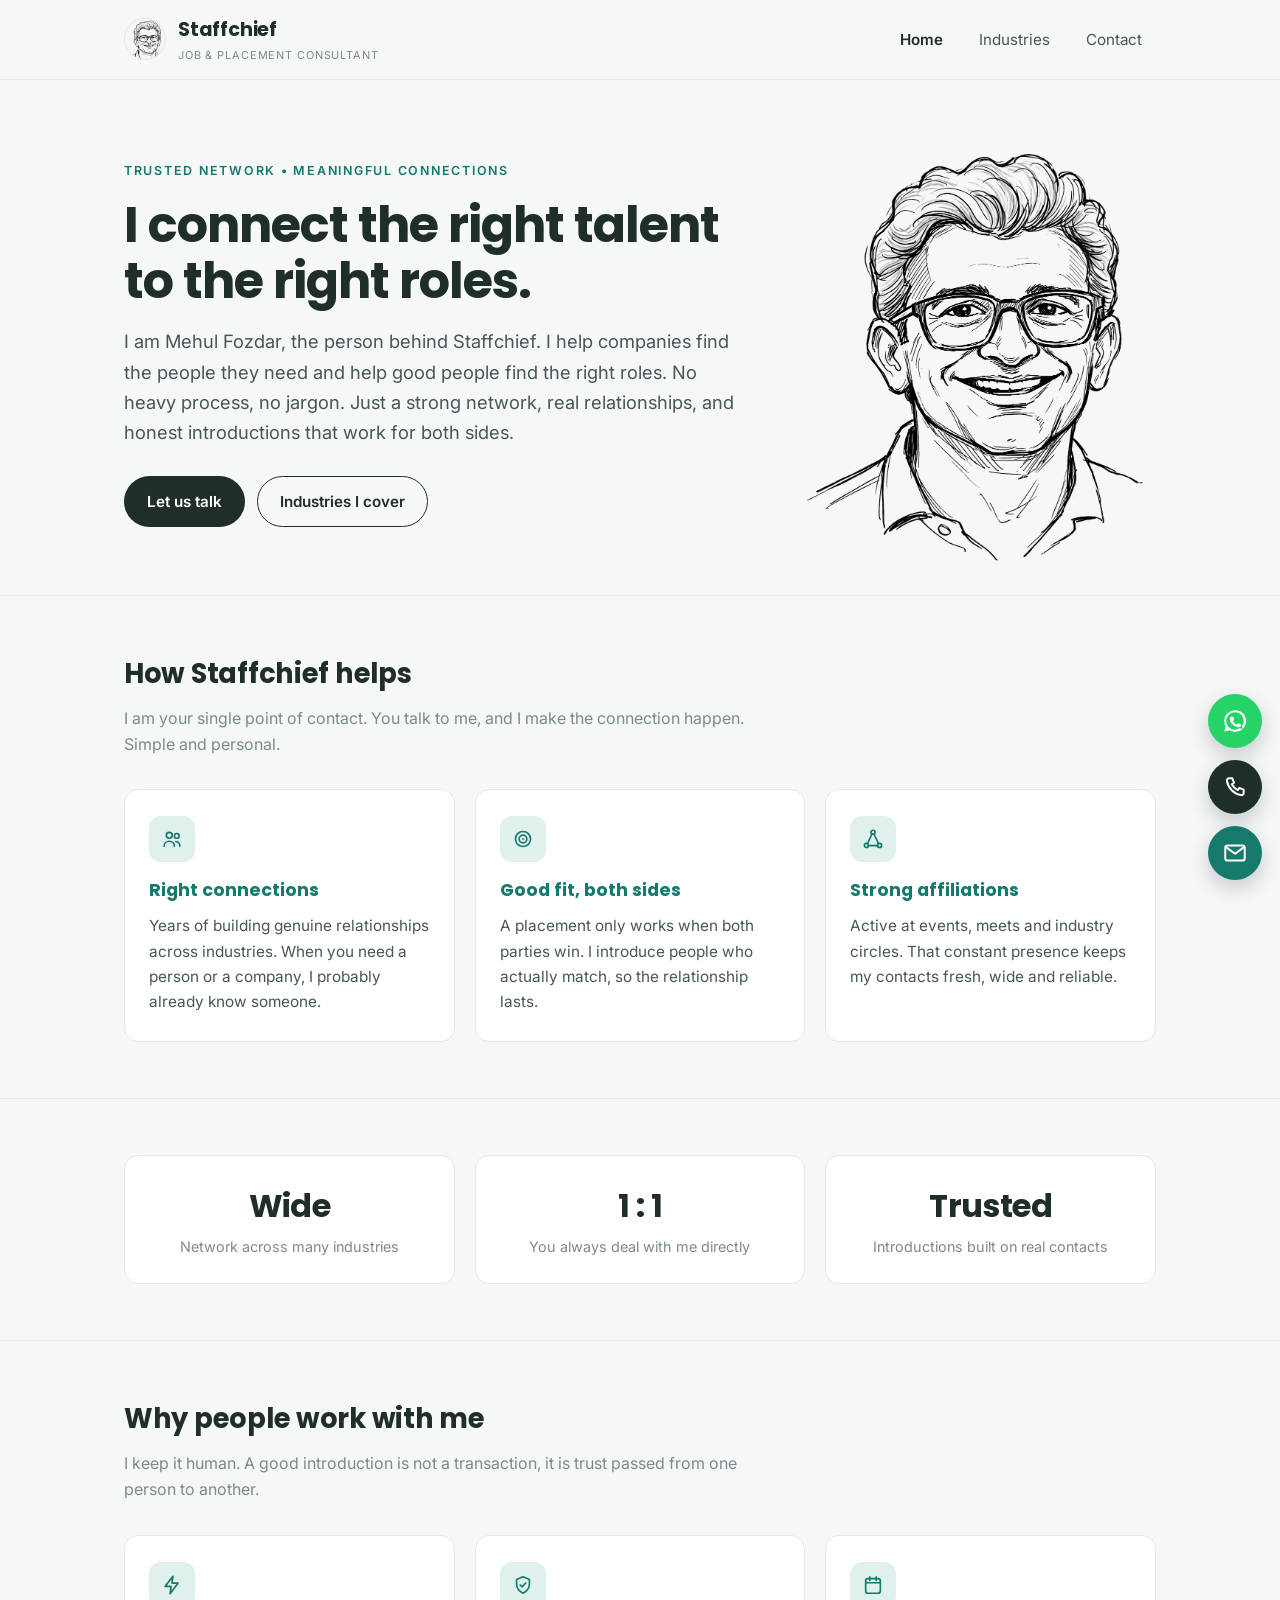
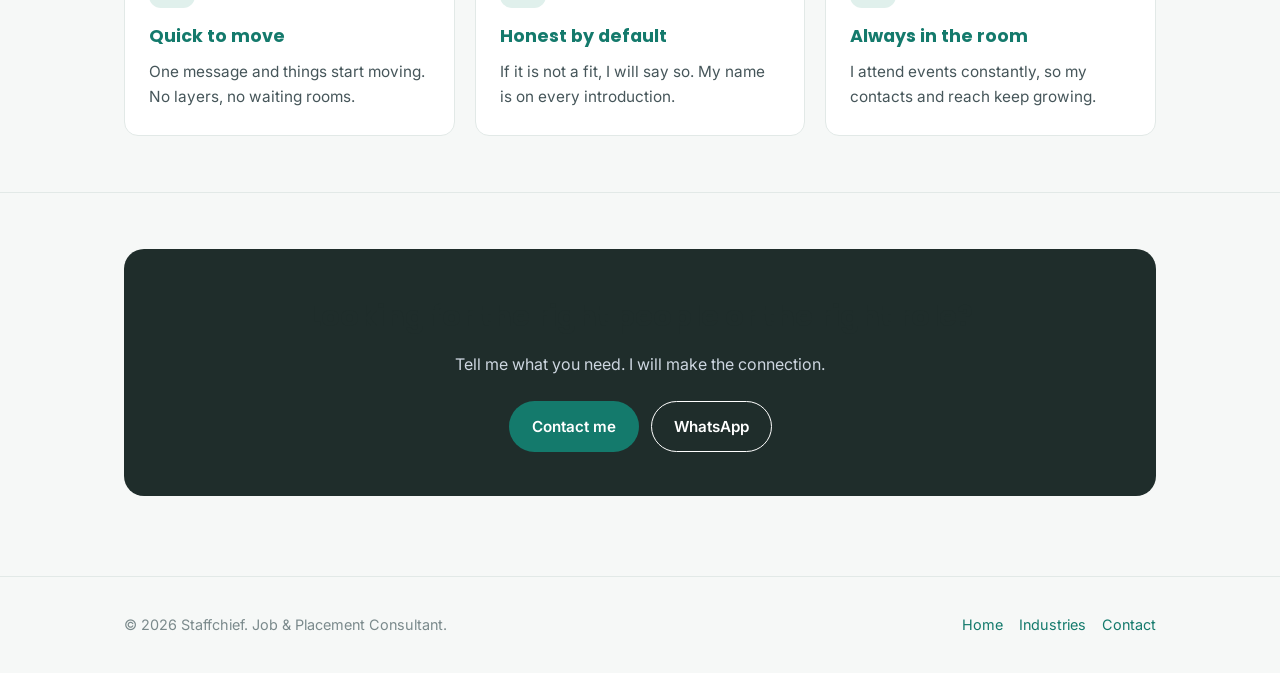
<file: index.html>
<!DOCTYPE html>
<html lang="en">
<head>
  <meta charset="UTF-8" />
  <meta name="viewport" content="width=device-width, initial-scale=1.0" />
  <title>Staffchief | Job &amp; Placement Consultant</title>
  <meta name="description" content="Staffchief connects the right people with the right opportunities. A strong network, real contacts, and honest introductions across many industries." />
  <link rel="preconnect" href="https://fonts.googleapis.com" />
  <link rel="preconnect" href="https://fonts.gstatic.com" crossorigin />
  <link href="https://fonts.googleapis.com/css2?family=Poppins:wght@500;600;700&family=Inter:wght@400;500;600&display=swap" rel="stylesheet" />
  <link rel="icon" href="assets/doodle.png" />
  <link rel="stylesheet" href="assets/styles.css" />
</head>
<body>
  <header class="site-header">
    <nav class="nav">
      <a class="brand" href="index.html">
        <img src="assets/doodle.png" alt="Staffchief" />
        <span>Staffchief<small>Job &amp; Placement Consultant</small></span>
      </a>
      <div class="nav-links">
        <a href="index.html" class="active">Home</a>
        <a href="industries.html">Industries</a>
        <a href="contact.html">Contact</a>
      </div>
    </nav>
  </header>

  <main>
    <!-- Hero -->
    <section class="hero">
      <div class="wrap hero-grid">
        <div>
          <span class="eyebrow">Trusted network &bull; Meaningful connections</span>
          <h1>I connect the right talent to the right roles.</h1>
          <p class="lead">
            I am Mehul Fozdar, the person behind Staffchief. I help companies find
            the people they need and help good people find the right roles. No heavy
            process, no jargon. Just a strong network, real relationships, and honest
            introductions that work for both sides.
          </p>
          <div class="hero-cta">
            <a href="contact.html" class="btn btn-primary">Let us talk</a>
            <a href="industries.html" class="btn btn-ghost">Industries I cover</a>
          </div>
        </div>
        <div class="doodle-frame">
          <img src="assets/doodle.png" alt="Doodle portrait of Mehul Fozdar, founder of Staffchief" />
        </div>
      </div>
    </section>

    <!-- What I do -->
    <section class="block">
      <div class="wrap">
        <h2 class="section-title">How Staffchief helps</h2>
        <p class="section-sub">
          I am your single point of contact. You talk to me, and I make the
          connection happen. Simple and personal.
        </p>
        <div class="cards">
          <div class="card">
            <div class="ic">
              <svg viewBox="0 0 24 24" class="line" aria-hidden="true"><circle cx="9" cy="8" r="3.2"/><path d="M3.4 20c0-3.3 2.5-5.6 5.6-5.6s5.6 2.3 5.6 5.6"/><circle cx="17.2" cy="8.6" r="2.6"/><path d="M16.2 14.7c2.6.3 4.4 2.5 4.4 5.3"/></svg>
            </div>
            <h3>Right connections</h3>
            <p>
              Years of building genuine relationships across industries. When you
              need a person or a company, I probably already know someone.
            </p>
          </div>
          <div class="card">
            <div class="ic">
              <svg viewBox="0 0 24 24" class="line" aria-hidden="true"><circle cx="12" cy="12" r="8.2"/><circle cx="12" cy="12" r="4.2"/><circle cx="12" cy="12" r="1" class="solid"/></svg>
            </div>
            <h3>Good fit, both sides</h3>
            <p>
              A placement only works when both parties win. I introduce people who
              actually match, so the relationship lasts.
            </p>
          </div>
          <div class="card">
            <div class="ic">
              <svg viewBox="0 0 24 24" class="line" aria-hidden="true"><circle cx="12" cy="4.6" r="2.2"/><circle cx="4.8" cy="19" r="2.2"/><circle cx="19.2" cy="19" r="2.2"/><path d="M11 6.4 6 16.9M13 6.4 18 16.9M6.9 19.2h10.2"/></svg>
            </div>
            <h3>Strong affiliations</h3>
            <p>
              Active at events, meets and industry circles. That constant presence
              keeps my contacts fresh, wide and reliable.
            </p>
          </div>
        </div>
      </div>
    </section>

    <!-- Trust / stats -->
    <section class="block">
      <div class="wrap">
        <div class="stats">
          <div class="stat"><b>Wide</b><span>Network across many industries</span></div>
          <div class="stat"><b>1 : 1</b><span>You always deal with me directly</span></div>
          <div class="stat"><b>Trusted</b><span>Introductions built on real contacts</span></div>
        </div>
      </div>
    </section>

    <!-- Why me -->
    <section class="block">
      <div class="wrap">
        <h2 class="section-title">Why people work with me</h2>
        <p class="section-sub">
          I keep it human. A good introduction is not a transaction, it is trust
          passed from one person to another.
        </p>
        <div class="cards">
          <div class="card">
            <div class="ic">
              <svg viewBox="0 0 24 24" class="line" aria-hidden="true"><path d="M13 2.5 4.5 13.5H11l-1 8 8.5-11.5H12l1-7.5z"/></svg>
            </div>
            <h3>Quick to move</h3>
            <p>One message and things start moving. No layers, no waiting rooms.</p>
          </div>
          <div class="card">
            <div class="ic">
              <svg viewBox="0 0 24 24" class="line" aria-hidden="true"><path d="M12 3l7 3v5c0 5-3.5 8.2-7 10-3.5-1.8-7-5-7-10V6l7-3z"/><path d="M9 12l2 2 4-4.2"/></svg>
            </div>
            <h3>Honest by default</h3>
            <p>If it is not a fit, I will say so. My name is on every introduction.</p>
          </div>
          <div class="card">
            <div class="ic">
              <svg viewBox="0 0 24 24" class="line" aria-hidden="true"><rect x="4" y="5" width="16" height="16" rx="2.5"/><path d="M4 9.5h16M8.5 3v4M15.5 3v4"/></svg>
            </div>
            <h3>Always in the room</h3>
            <p>I attend events constantly, so my contacts and reach keep growing.</p>
          </div>
        </div>
      </div>
    </section>

    <!-- CTA band -->
    <section class="block">
      <div class="wrap">
        <div class="cta-band">
          <h2>Looking for the right people or the right role?</h2>
          <p>Tell me what you need. I will make the connection.</p>
          <div class="hero-cta" style="justify-content:center;">
            <a href="contact.html" class="btn btn-primary">Contact me</a>
            <a href="https://wa.me/919898070950" class="btn btn-ghost" target="_blank" rel="noopener">WhatsApp</a>
          </div>
        </div>
      </div>
    </section>
  </main>

  <footer class="site-footer">
    <div class="wrap footer-inner">
      <div>&copy; <span id="yr"></span> Staffchief. Job &amp; Placement Consultant.</div>
      <div class="footer-links">
        <a href="index.html">Home</a>
        <a href="industries.html">Industries</a>
        <a href="contact.html">Contact</a>
      </div>
    </div>
  </footer>
  <!-- Floating contact bubbles -->
  <div class="fab" aria-label="Quick contact">
    <a class="wa" href="https://wa.me/919898070950" target="_blank" rel="noopener" aria-label="Chat on WhatsApp">
      <svg viewBox="0 0 24 24" aria-hidden="true"><path d="M12 2a10 10 0 0 0-8.6 15l-1.3 4.8 4.9-1.3A10 10 0 1 0 12 2zm0 2a8 8 0 0 1 6.8 12.2c-.2.3-.3.6-.2.9l.7 2.4-2.5-.7c-.3-.1-.6 0-.9.1A8 8 0 1 1 12 4zm-3.2 4c-.2 0-.5.1-.7.4-.3.3-.9.9-.9 2.1s.9 2.5 1 2.6c.1.2 1.8 2.9 4.5 4 .6.2 1.1.4 1.5.5.6.2 1.2.2 1.6.1.5-.1 1.5-.6 1.7-1.2.2-.6.2-1.1.1-1.2 0-.1-.2-.2-.5-.3l-1.7-.8c-.2-.1-.4-.1-.6.1l-.7.9c-.1.2-.3.2-.5.1-.3-.1-1.1-.4-2-1.3-.8-.7-1.3-1.5-1.4-1.8-.1-.2 0-.4.1-.5l.5-.6c.1-.2.2-.3.3-.5.1-.2 0-.4 0-.5l-.7-1.7c-.2-.5-.4-.4-.6-.4h-.4z"/></svg>
    </a>
    <a class="call" href="tel:+919898070950" aria-label="Call Mehul">
      <svg viewBox="0 0 24 24" aria-hidden="true"><path d="M6.5 4h3l1.6 4-2 1.5a12 12 0 0 0 5.4 5.4l1.5-2 4 1.6v3a2 2 0 0 1-2.1 2A16 16 0 0 1 4.5 6.1 2 2 0 0 1 6.5 4z"/></svg>
    </a>
    <a class="mail" href="mailto:mfozdar@gmail.com" aria-label="Email Mehul">
      <svg viewBox="0 0 24 24" aria-hidden="true"><rect x="3" y="5" width="18" height="14" rx="2.2"/><path d="M3.6 6.6 12 12.7l8.4-6.1"/></svg>
    </a>
  </div>
  <script>document.getElementById('yr').textContent = new Date().getFullYear();</script>
</body>
</html>
</file>
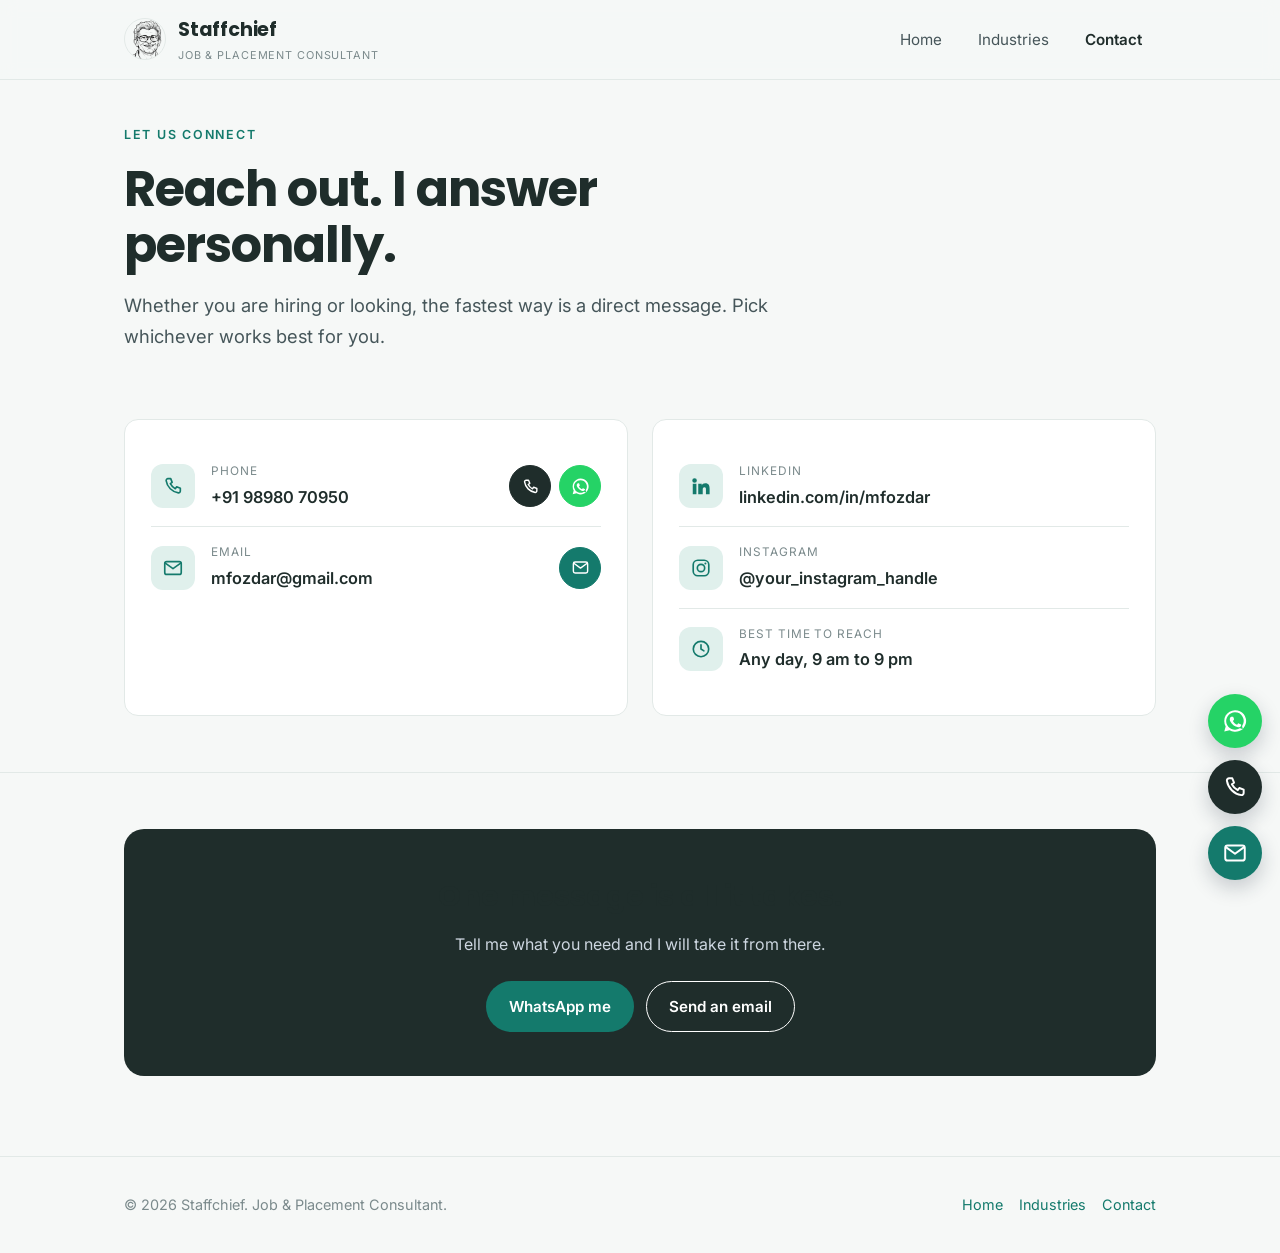
<file: contact.html>
<!DOCTYPE html>
<html lang="en">
<head>
  <meta charset="UTF-8" />
  <meta name="viewport" content="width=device-width, initial-scale=1.0" />
  <title>Contact | Staffchief</title>
  <meta name="description" content="Get in touch with Staffchief. Phone, WhatsApp, email, LinkedIn and Instagram." />
  <link rel="preconnect" href="https://fonts.googleapis.com" />
  <link rel="preconnect" href="https://fonts.gstatic.com" crossorigin />
  <link href="https://fonts.googleapis.com/css2?family=Poppins:wght@500;600;700&family=Inter:wght@400;500;600&display=swap" rel="stylesheet" />
  <link rel="icon" href="assets/doodle.png" />
  <link rel="stylesheet" href="assets/styles.css" />
</head>
<body>
  <header class="site-header">
    <nav class="nav">
      <a class="brand" href="index.html">
        <img src="assets/doodle.png" alt="Staffchief" />
        <span>Staffchief<small>Job &amp; Placement Consultant</small></span>
      </a>
      <div class="nav-links">
        <a href="index.html">Home</a>
        <a href="industries.html">Industries</a>
        <a href="contact.html" class="active">Contact</a>
      </div>
    </nav>
  </header>

  <main>
    <section class="hero" style="padding-bottom:32px;">
      <div class="wrap">
        <span class="eyebrow">Let us connect</span>
        <h1 style="max-width:16ch;">Reach out. I answer personally.</h1>
        <p class="lead" style="max-width:60ch;">
          Whether you are hiring or looking, the fastest way is a direct message.
          Pick whichever works best for you.
        </p>
      </div>
    </section>

    <section class="block" style="border-top:none; padding-top:8px;">
      <div class="wrap">
        <div class="contact-grid">
          <div class="contact-card">
            <div class="contact-row">
              <span class="ic">
                <svg viewBox="0 0 24 24" class="line" aria-hidden="true"><path d="M6.5 4h3l1.6 4-2 1.5a12 12 0 0 0 5.4 5.4l1.5-2 4 1.6v3a2 2 0 0 1-2.1 2A16 16 0 0 1 4.5 6.1 2 2 0 0 1 6.5 4z"/></svg>
              </span>
              <span class="body">
                <span class="label">Phone</span>
                <span class="value">+91 98980 70950</span>
              </span>
              <span class="row-actions">
                <a class="icon-btn call" href="tel:+919898070950" aria-label="Call +91 98980 70950">
                  <svg viewBox="0 0 24 24" aria-hidden="true"><path d="M6.5 4h3l1.6 4-2 1.5a12 12 0 0 0 5.4 5.4l1.5-2 4 1.6v3a2 2 0 0 1-2.1 2A16 16 0 0 1 4.5 6.1 2 2 0 0 1 6.5 4z"/></svg>
                </a>
                <a class="icon-btn wa" href="https://wa.me/919898070950" target="_blank" rel="noopener" aria-label="WhatsApp Mehul">
                  <svg viewBox="0 0 24 24" aria-hidden="true"><path d="M12 2a10 10 0 0 0-8.6 15l-1.3 4.8 4.9-1.3A10 10 0 1 0 12 2zm0 2a8 8 0 0 1 6.8 12.2c-.2.3-.3.6-.2.9l.7 2.4-2.5-.7c-.3-.1-.6 0-.9.1A8 8 0 1 1 12 4zm-3.2 4c-.2 0-.5.1-.7.4-.3.3-.9.9-.9 2.1s.9 2.5 1 2.6c.1.2 1.8 2.9 4.5 4 .6.2 1.1.4 1.5.5.6.2 1.2.2 1.6.1.5-.1 1.5-.6 1.7-1.2.2-.6.2-1.1.1-1.2 0-.1-.2-.2-.5-.3l-1.7-.8c-.2-.1-.4-.1-.6.1l-.7.9c-.1.2-.3.2-.5.1-.3-.1-1.1-.4-2-1.3-.8-.7-1.3-1.5-1.4-1.8-.1-.2 0-.4.1-.5l.5-.6c.1-.2.2-.3.3-.5.1-.2 0-.4 0-.5l-.7-1.7c-.2-.5-.4-.4-.6-.4h-.4z"/></svg>
                </a>
              </span>
            </div>
            <a class="contact-row" href="mailto:mfozdar@gmail.com" style="text-decoration:none;" aria-label="Email mfozdar@gmail.com">
              <span class="ic">
                <svg viewBox="0 0 24 24" class="line" aria-hidden="true"><rect x="3" y="5" width="18" height="14" rx="2.2"/><path d="M3.6 6.6 12 12.7l8.4-6.1"/></svg>
              </span>
              <span class="body">
                <span class="label">Email</span>
                <span class="value">mfozdar@gmail.com</span>
              </span>
              <span class="row-actions">
                <span class="icon-btn mail" aria-hidden="true">
                  <svg viewBox="0 0 24 24" aria-hidden="true"><rect x="3" y="5" width="18" height="14" rx="2.2"/><path d="M3.6 6.6 12 12.7l8.4-6.1"/></svg>
                </span>
              </span>
            </a>
          </div>

          <div class="contact-card">
            <a class="contact-row" href="https://www.linkedin.com/in/mfozdar" target="_blank" rel="noopener" style="text-decoration:none;">
              <span class="ic">
                <svg viewBox="0 0 24 24" class="solid" aria-hidden="true"><path d="M4.98 3.5a2.5 2.5 0 1 0 0 5 2.5 2.5 0 0 0 0-5zM3 9.5h4V21H3zM9 9.5h3.8v1.6h.05c.53-1 1.83-2.05 3.77-2.05 4.03 0 4.78 2.65 4.78 6.1V21h-4v-4.9c0-1.17-.02-2.68-1.63-2.68-1.64 0-1.89 1.28-1.89 2.6V21H9z"/></svg>
              </span>
              <span class="body">
                <span class="label">LinkedIn</span>
                <span class="value">linkedin.com/in/mfozdar</span>
              </span>
            </a>
            <!-- TODO: replace the Instagram username below with the real handle -->
            <a class="contact-row" href="https://instagram.com/your_instagram_handle" target="_blank" rel="noopener" style="text-decoration:none;">
              <span class="ic">
                <svg viewBox="0 0 24 24" class="line" aria-hidden="true"><rect x="3.5" y="3.5" width="17" height="17" rx="5"/><circle cx="12" cy="12" r="4"/><circle cx="16.8" cy="7.2" r="1.1" class="solid"/></svg>
              </span>
              <span class="body">
                <span class="label">Instagram</span>
                <span class="value">@your_instagram_handle</span>
              </span>
            </a>
            <div class="contact-row">
              <span class="ic">
                <svg viewBox="0 0 24 24" class="line" aria-hidden="true"><circle cx="12" cy="12" r="8.4"/><path d="M12 7.4V12l3.2 2"/></svg>
              </span>
              <span class="body">
                <span class="label">Best time to reach</span>
                <span class="value">Any day, 9 am to 9 pm</span>
              </span>
            </div>
          </div>
        </div>
      </div>
    </section>

    <section class="block">
      <div class="wrap">
        <div class="cta-band">
          <h2>One message is all it takes.</h2>
          <p>Tell me what you need and I will take it from there.</p>
          <div class="hero-cta" style="justify-content:center;">
            <a href="https://wa.me/919898070950" class="btn btn-primary" target="_blank" rel="noopener">WhatsApp me</a>
            <a href="mailto:mfozdar@gmail.com" class="btn btn-ghost">Send an email</a>
          </div>
        </div>
      </div>
    </section>
  </main>

  <footer class="site-footer">
    <div class="wrap footer-inner">
      <div>&copy; <span id="yr"></span> Staffchief. Job &amp; Placement Consultant.</div>
      <div class="footer-links">
        <a href="index.html">Home</a>
        <a href="industries.html">Industries</a>
        <a href="contact.html">Contact</a>
      </div>
    </div>
  </footer>
  <!-- Floating contact bubbles -->
  <div class="fab" aria-label="Quick contact">
    <a class="wa" href="https://wa.me/919898070950" target="_blank" rel="noopener" aria-label="Chat on WhatsApp">
      <svg viewBox="0 0 24 24" aria-hidden="true"><path d="M12 2a10 10 0 0 0-8.6 15l-1.3 4.8 4.9-1.3A10 10 0 1 0 12 2zm0 2a8 8 0 0 1 6.8 12.2c-.2.3-.3.6-.2.9l.7 2.4-2.5-.7c-.3-.1-.6 0-.9.1A8 8 0 1 1 12 4zm-3.2 4c-.2 0-.5.1-.7.4-.3.3-.9.9-.9 2.1s.9 2.5 1 2.6c.1.2 1.8 2.9 4.5 4 .6.2 1.1.4 1.5.5.6.2 1.2.2 1.6.1.5-.1 1.5-.6 1.7-1.2.2-.6.2-1.1.1-1.2 0-.1-.2-.2-.5-.3l-1.7-.8c-.2-.1-.4-.1-.6.1l-.7.9c-.1.2-.3.2-.5.1-.3-.1-1.1-.4-2-1.3-.8-.7-1.3-1.5-1.4-1.8-.1-.2 0-.4.1-.5l.5-.6c.1-.2.2-.3.3-.5.1-.2 0-.4 0-.5l-.7-1.7c-.2-.5-.4-.4-.6-.4h-.4z"/></svg>
    </a>
    <a class="call" href="tel:+919898070950" aria-label="Call Mehul">
      <svg viewBox="0 0 24 24" aria-hidden="true"><path d="M6.5 4h3l1.6 4-2 1.5a12 12 0 0 0 5.4 5.4l1.5-2 4 1.6v3a2 2 0 0 1-2.1 2A16 16 0 0 1 4.5 6.1 2 2 0 0 1 6.5 4z"/></svg>
    </a>
    <a class="mail" href="mailto:mfozdar@gmail.com" aria-label="Email Mehul">
      <svg viewBox="0 0 24 24" aria-hidden="true"><rect x="3" y="5" width="18" height="14" rx="2.2"/><path d="M3.6 6.6 12 12.7l8.4-6.1"/></svg>
    </a>
  </div>
  <script>document.getElementById('yr').textContent = new Date().getFullYear();</script>
</body>
</html>
</file>
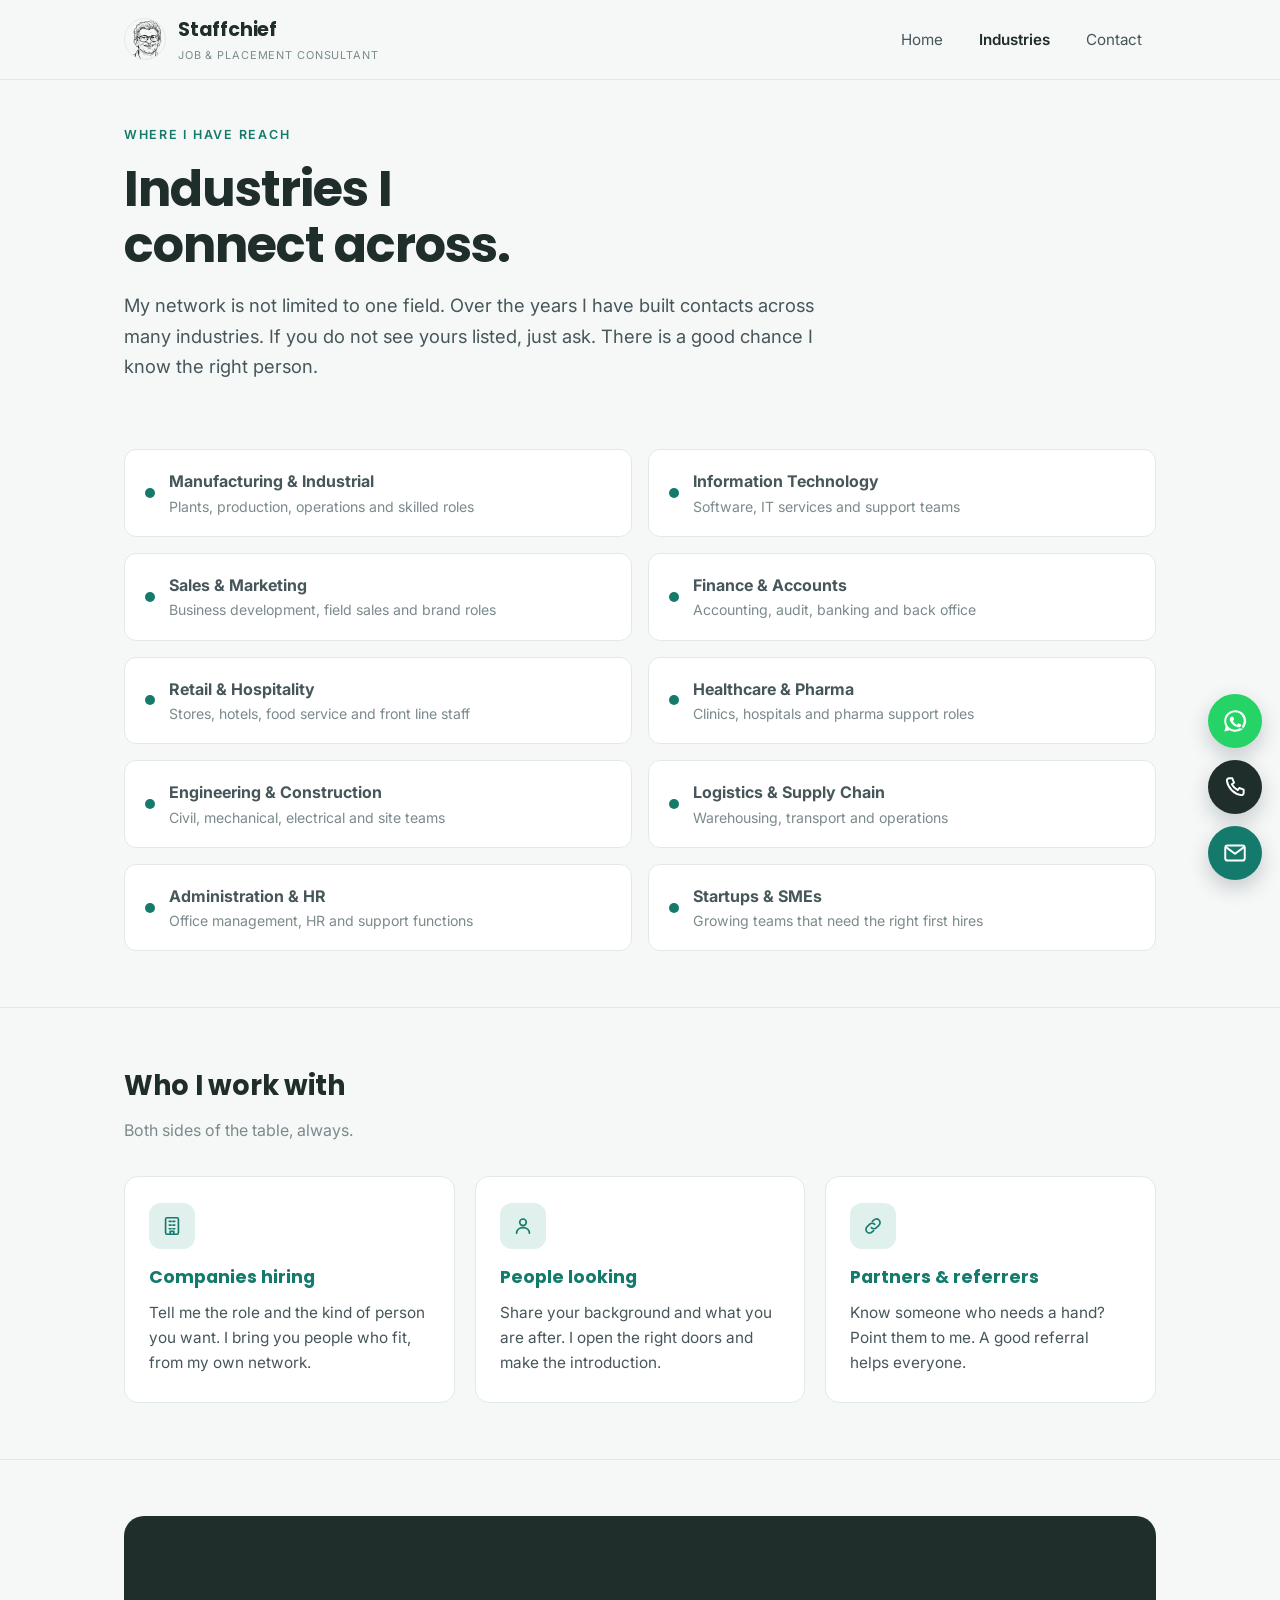
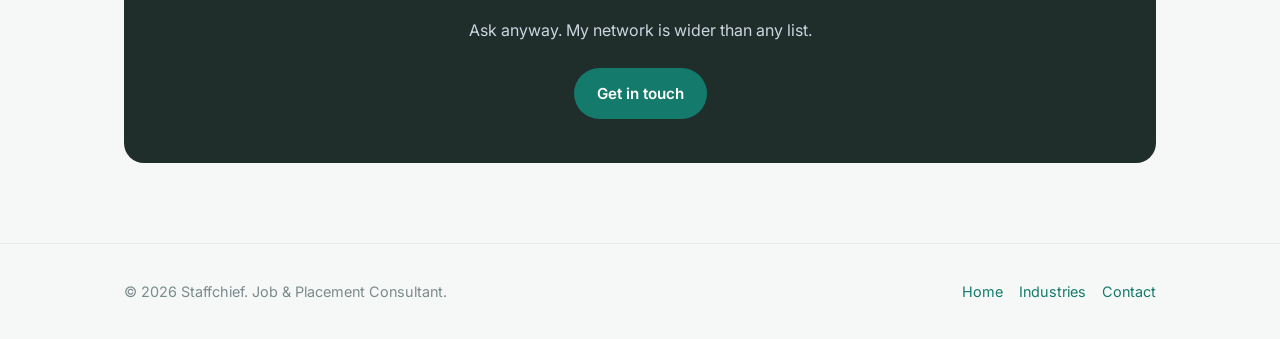
<file: industries.html>
<!DOCTYPE html>
<html lang="en">
<head>
  <meta charset="UTF-8" />
  <meta name="viewport" content="width=device-width, initial-scale=1.0" />
  <title>Industries | Staffchief</title>
  <meta name="description" content="Industries where Staffchief has contacts and connects the right people with the right opportunities." />
  <link rel="preconnect" href="https://fonts.googleapis.com" />
  <link rel="preconnect" href="https://fonts.gstatic.com" crossorigin />
  <link href="https://fonts.googleapis.com/css2?family=Poppins:wght@500;600;700&family=Inter:wght@400;500;600&display=swap" rel="stylesheet" />
  <link rel="icon" href="assets/doodle.png" />
  <link rel="stylesheet" href="assets/styles.css" />
</head>
<body>
  <header class="site-header">
    <nav class="nav">
      <a class="brand" href="index.html">
        <img src="assets/doodle.png" alt="Staffchief" />
        <span>Staffchief<small>Job &amp; Placement Consultant</small></span>
      </a>
      <div class="nav-links">
        <a href="index.html">Home</a>
        <a href="industries.html" class="active">Industries</a>
        <a href="contact.html">Contact</a>
      </div>
    </nav>
  </header>

  <main>
    <section class="hero" style="padding-bottom:32px;">
      <div class="wrap">
        <span class="eyebrow">Where I have reach</span>
        <h1 style="max-width:14ch;">Industries I connect across.</h1>
        <p class="lead" style="max-width:60ch;">
          My network is not limited to one field. Over the years I have built
          contacts across many industries. If you do not see yours listed, just
          ask. There is a good chance I know the right person.
        </p>
      </div>
    </section>

    <section class="block" style="border-top:none; padding-top:8px;">
      <div class="wrap">
        <div class="ind-grid">
          <div class="ind">
            <span class="dot"></span>
            <div><strong>Manufacturing &amp; Industrial</strong><span>Plants, production, operations and skilled roles</span></div>
          </div>
          <div class="ind">
            <span class="dot"></span>
            <div><strong>Information Technology</strong><span>Software, IT services and support teams</span></div>
          </div>
          <div class="ind">
            <span class="dot"></span>
            <div><strong>Sales &amp; Marketing</strong><span>Business development, field sales and brand roles</span></div>
          </div>
          <div class="ind">
            <span class="dot"></span>
            <div><strong>Finance &amp; Accounts</strong><span>Accounting, audit, banking and back office</span></div>
          </div>
          <div class="ind">
            <span class="dot"></span>
            <div><strong>Retail &amp; Hospitality</strong><span>Stores, hotels, food service and front line staff</span></div>
          </div>
          <div class="ind">
            <span class="dot"></span>
            <div><strong>Healthcare &amp; Pharma</strong><span>Clinics, hospitals and pharma support roles</span></div>
          </div>
          <div class="ind">
            <span class="dot"></span>
            <div><strong>Engineering &amp; Construction</strong><span>Civil, mechanical, electrical and site teams</span></div>
          </div>
          <div class="ind">
            <span class="dot"></span>
            <div><strong>Logistics &amp; Supply Chain</strong><span>Warehousing, transport and operations</span></div>
          </div>
          <div class="ind">
            <span class="dot"></span>
            <div><strong>Administration &amp; HR</strong><span>Office management, HR and support functions</span></div>
          </div>
          <div class="ind">
            <span class="dot"></span>
            <div><strong>Startups &amp; SMEs</strong><span>Growing teams that need the right first hires</span></div>
          </div>
        </div>
      </div>
    </section>

    <section class="block">
      <div class="wrap">
        <h2 class="section-title">Who I work with</h2>
        <p class="section-sub">Both sides of the table, always.</p>
        <div class="cards">
          <div class="card">
            <div class="ic">
              <svg viewBox="0 0 24 24" class="line" aria-hidden="true"><rect x="5" y="3" width="14" height="18" rx="1.6"/><path d="M9 7h2M13 7h2M9 11h2M13 11h2M9 15h2M13 15h2M10 21v-3.2h4V21"/></svg>
            </div>
            <h3>Companies hiring</h3>
            <p>Tell me the role and the kind of person you want. I bring you people who fit, from my own network.</p>
          </div>
          <div class="card">
            <div class="ic">
              <svg viewBox="0 0 24 24" class="line" aria-hidden="true"><circle cx="12" cy="8" r="3.6"/><path d="M5 20c0-3.7 3.1-6.2 7-6.2s7 2.5 7 6.2"/></svg>
            </div>
            <h3>People looking</h3>
            <p>Share your background and what you are after. I open the right doors and make the introduction.</p>
          </div>
          <div class="card">
            <div class="ic">
              <svg viewBox="0 0 24 24" class="line" aria-hidden="true"><path d="M10.2 13.8a4 4 0 0 0 5.6 0l2.3-2.3a4 4 0 1 0-5.6-5.6L11.3 7"/><path d="M13.8 10.2a4 4 0 0 0-5.6 0l-2.3 2.3a4 4 0 1 0 5.6 5.6L12.7 17"/></svg>
            </div>
            <h3>Partners &amp; referrers</h3>
            <p>Know someone who needs a hand? Point them to me. A good referral helps everyone.</p>
          </div>
        </div>
      </div>
    </section>

    <section class="block">
      <div class="wrap">
        <div class="cta-band">
          <h2>Do not see your industry?</h2>
          <p>Ask anyway. My network is wider than any list.</p>
          <div class="hero-cta" style="justify-content:center;">
            <a href="contact.html" class="btn btn-primary">Get in touch</a>
          </div>
        </div>
      </div>
    </section>
  </main>

  <footer class="site-footer">
    <div class="wrap footer-inner">
      <div>&copy; <span id="yr"></span> Staffchief. Job &amp; Placement Consultant.</div>
      <div class="footer-links">
        <a href="index.html">Home</a>
        <a href="industries.html">Industries</a>
        <a href="contact.html">Contact</a>
      </div>
    </div>
  </footer>
  <!-- Floating contact bubbles -->
  <div class="fab" aria-label="Quick contact">
    <a class="wa" href="https://wa.me/919898070950" target="_blank" rel="noopener" aria-label="Chat on WhatsApp">
      <svg viewBox="0 0 24 24" aria-hidden="true"><path d="M12 2a10 10 0 0 0-8.6 15l-1.3 4.8 4.9-1.3A10 10 0 1 0 12 2zm0 2a8 8 0 0 1 6.8 12.2c-.2.3-.3.6-.2.9l.7 2.4-2.5-.7c-.3-.1-.6 0-.9.1A8 8 0 1 1 12 4zm-3.2 4c-.2 0-.5.1-.7.4-.3.3-.9.9-.9 2.1s.9 2.5 1 2.6c.1.2 1.8 2.9 4.5 4 .6.2 1.1.4 1.5.5.6.2 1.2.2 1.6.1.5-.1 1.5-.6 1.7-1.2.2-.6.2-1.1.1-1.2 0-.1-.2-.2-.5-.3l-1.7-.8c-.2-.1-.4-.1-.6.1l-.7.9c-.1.2-.3.2-.5.1-.3-.1-1.1-.4-2-1.3-.8-.7-1.3-1.5-1.4-1.8-.1-.2 0-.4.1-.5l.5-.6c.1-.2.2-.3.3-.5.1-.2 0-.4 0-.5l-.7-1.7c-.2-.5-.4-.4-.6-.4h-.4z"/></svg>
    </a>
    <a class="call" href="tel:+919898070950" aria-label="Call Mehul">
      <svg viewBox="0 0 24 24" aria-hidden="true"><path d="M6.5 4h3l1.6 4-2 1.5a12 12 0 0 0 5.4 5.4l1.5-2 4 1.6v3a2 2 0 0 1-2.1 2A16 16 0 0 1 4.5 6.1 2 2 0 0 1 6.5 4z"/></svg>
    </a>
    <a class="mail" href="mailto:mfozdar@gmail.com" aria-label="Email Mehul">
      <svg viewBox="0 0 24 24" aria-hidden="true"><rect x="3" y="5" width="18" height="14" rx="2.2"/><path d="M3.6 6.6 12 12.7l8.4-6.1"/></svg>
    </a>
  </div>
  <script>document.getElementById('yr').textContent = new Date().getFullYear();</script>
</body>
</html>
</file>
<file: assets/styles.css>
:root {
  --ink: #1f2d2b;         /* dark slate-teal for main headings */
  --ink-soft: #46565a;    /* body text, warm gray */
  --muted: #7b8a8c;       /* muted labels */
  --line-c: #e2e9e7;
  --bg: #f6f8f7;          /* light background */
  --panel: #ffffff;
  --accent: #147a6c;      /* teal green */
  --accent-soft: #e0f0ec; /* light teal tint */
  --radius: 14px;
  --maxw: 1080px;
}

* { box-sizing: border-box; }

html { scroll-behavior: smooth; }

body {
  margin: 0;
  font-family: "Inter", -apple-system, BlinkMacSystemFont, "Segoe UI", sans-serif;
  color: var(--ink-soft);
  background: var(--bg);
  line-height: 1.65;
  -webkit-font-smoothing: antialiased;
}

/* Headings use Poppins; body uses Inter (two fonts total) */
h1, h2, h3, .brand span, .section-title, .cta-band h2, .stat b {
  font-family: "Poppins", -apple-system, BlinkMacSystemFont, "Segoe UI", sans-serif;
  color: var(--ink);
}

a { color: var(--accent); text-decoration: none; }
a:hover { text-decoration: underline; }

.wrap { max-width: var(--maxw); margin: 0 auto; padding: 0 24px; }

/* Header */
.site-header {
  position: sticky;
  top: 0;
  z-index: 20;
  background: rgba(246, 248, 247, 0.9);
  backdrop-filter: blur(8px);
  border-bottom: 1px solid var(--line-c);
}
.nav {
  display: flex;
  align-items: center;
  justify-content: space-between;
  gap: 16px;
  padding: 14px 24px;
  max-width: var(--maxw);
  margin: 0 auto;
}
.brand {
  display: flex;
  align-items: center;
  gap: 12px;
  font-weight: 700;
  color: var(--ink);
  font-size: 1.2rem;
  letter-spacing: -0.01em;
}
.brand:hover { text-decoration: none; }
.brand img { width: 42px; height: 42px; border-radius: 50%; border: 1px solid var(--line-c); object-fit: cover; object-position: 50% 30%; background: transparent; }
.brand small { display: block; font-family: "Inter", sans-serif; font-weight: 400; font-size: 0.68rem; color: var(--muted); letter-spacing: 0.08em; text-transform: uppercase; margin-top: 1px; }
.nav-links { display: flex; gap: 8px; align-items: center; }
.nav-links a {
  color: var(--ink-soft);
  font-size: 0.95rem;
  padding: 8px 14px;
  border-radius: 8px;
}
.nav-links a:hover { background: var(--accent-soft); color: var(--ink); text-decoration: none; }
.nav-links a.active { color: var(--ink); font-weight: 600; }

/* Icons */
.ic svg { width: 22px; height: 22px; display: block; }
.line { fill: none; stroke: var(--accent); stroke-width: 1.8; stroke-linecap: round; stroke-linejoin: round; }
.solid { fill: var(--accent); stroke: none; }

/* Buttons */
.btn {
  display: inline-block;
  padding: 12px 22px;
  border-radius: 999px;
  font-weight: 600;
  font-size: 0.95rem;
  border: 1px solid transparent;
  cursor: pointer;
  transition: transform 0.12s ease, box-shadow 0.12s ease;
}
.btn:hover { text-decoration: none; transform: translateY(-1px); }
.btn-primary { background: var(--ink); color: #fff; }
.btn-primary:hover { box-shadow: 0 8px 20px rgba(28, 43, 58, 0.22); }
.btn-ghost { background: transparent; color: var(--ink); border-color: var(--ink); }
.btn-ghost:hover { background: var(--ink); color: #fff; }

/* Hero */
.hero { padding: 40px 0 32px; }
.hero-grid {
  display: grid;
  grid-template-columns: 1.25fr 0.75fr;
  gap: 48px;
  align-items: center;
}
.eyebrow {
  display: inline-block;
  font-size: 0.78rem;
  letter-spacing: 0.14em;
  text-transform: uppercase;
  color: var(--accent);
  font-weight: 600;
  margin-bottom: 16px;
}
.hero h1 {
  font-size: clamp(2rem, 4.5vw, 3.1rem);
  line-height: 1.12;
  margin: 0 0 18px;
  letter-spacing: -0.02em;
}
.hero p.lead { font-size: 1.15rem; color: var(--ink-soft); margin: 0 0 28px; }
.hero-cta { display: flex; gap: 12px; flex-wrap: wrap; }

.doodle-frame {
  position: relative;
  display: grid;
  place-items: center;
}
.doodle-frame img {
  width: 100%;
  max-width: 380px;
  background: transparent;
  /* soft fade at the edges so the sketch merges into the page */
  -webkit-mask-image: radial-gradient(120% 120% at 50% 42%, #000 62%, transparent 96%);
  mask-image: radial-gradient(120% 120% at 50% 42%, #000 62%, transparent 96%);
}

/* Sections */
section.block { padding: 56px 0; border-top: 1px solid var(--line-c); }
.section-title { font-size: 1.7rem; margin: 0 0 8px; letter-spacing: -0.01em; }
.section-sub { color: var(--muted); margin: 0 0 32px; max-width: 640px; }

/* Cards */
.cards { display: grid; grid-template-columns: repeat(3, 1fr); gap: 20px; }
.card {
  background: var(--panel);
  border: 1px solid var(--line-c);
  border-radius: var(--radius);
  padding: 26px 24px;
}
.card h3 { margin: 14px 0 8px; font-size: 1.1rem; color: var(--accent); }
.card p { margin: 0; color: var(--ink-soft); font-size: 0.96rem; }
.card .ic {
  width: 46px; height: 46px;
  display: grid; place-items: center;
  border-radius: 12px;
  background: var(--accent-soft);
}

/* Stats */
.stats { display: grid; grid-template-columns: repeat(3, 1fr); gap: 20px; }
.stat { text-align: center; padding: 24px; background: var(--panel); border: 1px solid var(--line-c); border-radius: var(--radius); }
.stat b { display: block; font-size: 2rem; color: var(--ink); letter-spacing: -0.02em; }
.stat span { color: var(--muted); font-size: 0.9rem; }

/* Industry list */
.ind-grid { display: grid; grid-template-columns: repeat(2, 1fr); gap: 16px; }
.ind {
  display: flex; align-items: center; gap: 14px;
  background: var(--panel); border: 1px solid var(--line-c);
  border-radius: 12px; padding: 18px 20px;
}
.ind .dot { width: 10px; height: 10px; border-radius: 50%; background: var(--accent); flex: none; }
.ind strong { font-size: 1rem; }
.ind span { color: var(--muted); font-size: 0.88rem; display: block; }

/* Contact */
.contact-grid { display: grid; grid-template-columns: 1fr 1fr; gap: 24px; }
.contact-card {
  background: var(--panel); border: 1px solid var(--line-c);
  border-radius: var(--radius); padding: 26px;
}
.contact-row {
  display: flex; align-items: center; gap: 16px;
  padding: 16px 0; border-bottom: 1px solid var(--line-c);
}
.contact-row:last-child { border-bottom: none; }
.contact-row .ic {
  width: 44px; height: 44px; flex: none;
  display: grid; place-items: center; border-radius: 12px;
  background: var(--accent-soft);
}
.contact-row .body { flex: 1; }
.contact-row .label { display: block; font-size: 0.74rem; text-transform: uppercase; letter-spacing: 0.08em; color: var(--muted); margin-bottom: 2px; }
.contact-row .value { display: block; font-size: 1.02rem; color: var(--ink); font-weight: 600; word-break: break-word; }

/* Side action icons (Call / WhatsApp / Email) */
.row-actions { display: flex; gap: 8px; margin-left: auto; align-items: center; flex: none; }
.icon-btn {
  width: 42px; height: 42px; border-radius: 50%;
  display: inline-grid; place-items: center; flex: none;
  border: 1px solid var(--line-c);
  transition: transform 0.12s ease, opacity 0.12s ease;
}
.icon-btn:hover { text-decoration: none; transform: translateY(-1px); }
.icon-btn svg { width: 19px; height: 19px; }
.icon-btn.call { background: var(--ink); border-color: var(--ink); }
.icon-btn.call svg { fill: none; stroke: #fff; stroke-width: 1.8; stroke-linecap: round; stroke-linejoin: round; }
.icon-btn.wa { background: #25d366; border-color: #25d366; }
.icon-btn.wa svg { fill: #fff; stroke: none; }
.icon-btn.mail { background: var(--accent); border-color: var(--accent); }
.icon-btn.mail svg { fill: none; stroke: #fff; stroke-width: 1.8; stroke-linecap: round; stroke-linejoin: round; }

.cta-band {
  background: var(--ink);
  color: #fff;
  border-radius: 20px;
  padding: 44px;
  text-align: center;
}
.cta-band h2 { margin: 0 0 10px; font-size: 1.8rem; }
.cta-band p { margin: 0 0 24px; color: #cdd6e0; }
.cta-band .btn-primary { background: var(--accent); }
.cta-band .btn-ghost { border-color: #fff; color: #fff; }
.cta-band .btn-ghost:hover { background: #fff; color: var(--ink); }

/* Footer */
.site-footer {
  border-top: 1px solid var(--line-c);
  padding: 36px 0;
  margin-top: 24px;
  color: var(--muted);
  font-size: 0.9rem;
}
.footer-inner { display: flex; justify-content: space-between; align-items: center; gap: 16px; flex-wrap: wrap; }
.footer-links { display: flex; gap: 16px; }

/* Floating action bubbles (WhatsApp / Call / Email) */
.fab {
  position: fixed;
  right: 18px;
  bottom: 20px;
  z-index: 60;
  display: flex;
  flex-direction: column;
  gap: 12px;
}
.fab a {
  width: 54px; height: 54px;
  border-radius: 50%;
  display: grid; place-items: center;
  color: #fff;
  box-shadow: 0 8px 20px rgba(28, 43, 58, 0.22);
  transition: transform 0.14s ease, box-shadow 0.14s ease;
}
.fab a:hover { text-decoration: none; transform: translateY(-2px) scale(1.04); box-shadow: 0 12px 26px rgba(28, 43, 58, 0.28); }
.fab svg { width: 26px; height: 26px; }
.fab .wa { background: #25d366; }
.fab .wa svg { fill: #fff; stroke: none; }
.fab .call { background: var(--ink); }
.fab .call svg { fill: none; stroke: #fff; stroke-width: 1.8; stroke-linecap: round; stroke-linejoin: round; }
.fab .mail { background: var(--accent); }
.fab .mail svg { fill: none; stroke: #fff; stroke-width: 1.8; stroke-linecap: round; stroke-linejoin: round; }

/* Responsive */
@media (max-width: 820px) {
  .hero-grid { grid-template-columns: 1fr; gap: 24px; }
  .doodle-frame { order: -1; }
  .doodle-frame img { max-width: 260px; }
  .cards, .stats, .ind-grid, .contact-grid { grid-template-columns: 1fr; }
  .nav-links a { padding: 6px 10px; font-size: 0.9rem; }
  .brand small { display: none; }
  .brand { font-size: 1.1rem; }
  section.block { padding: 40px 0; }
}

@media (max-width: 560px) {
  .wrap { padding: 0 18px; }
  .nav { padding: 12px 16px; gap: 8px; }
  .nav-links { gap: 2px; }
  .nav-links a { padding: 6px 8px; font-size: 0.85rem; }
  .brand { font-size: 1rem; gap: 8px; }
  .brand img { width: 36px; height: 36px; }

  .hero { padding: 26px 0 20px; }
  .hero h1 { font-size: 1.95rem; }
  .hero p.lead { font-size: 1.05rem; }
  .doodle-frame img { max-width: 220px; }

  section.block { padding: 34px 0; }
  .section-title { font-size: 1.45rem; }

  .card, .contact-card { padding: 22px 18px; }
  .stat b { font-size: 1.7rem; }

  .contact-row { gap: 12px; }
  .contact-row .ic { width: 40px; height: 40px; }
  .contact-row .ic svg { width: 20px; height: 20px; }
  .icon-btn { width: 40px; height: 40px; }
  .row-actions { gap: 6px; }
  .contact-row .value { font-size: 0.95rem; }

  .cta-band { padding: 30px 20px; border-radius: 16px; }
  .cta-band h2 { font-size: 1.4rem; }

  .footer-inner { flex-direction: column; align-items: flex-start; gap: 12px; }

  .fab { right: 14px; bottom: 14px; gap: 10px; }
  .fab a { width: 50px; height: 50px; }
  .fab svg { width: 24px; height: 24px; }
}
</file>
